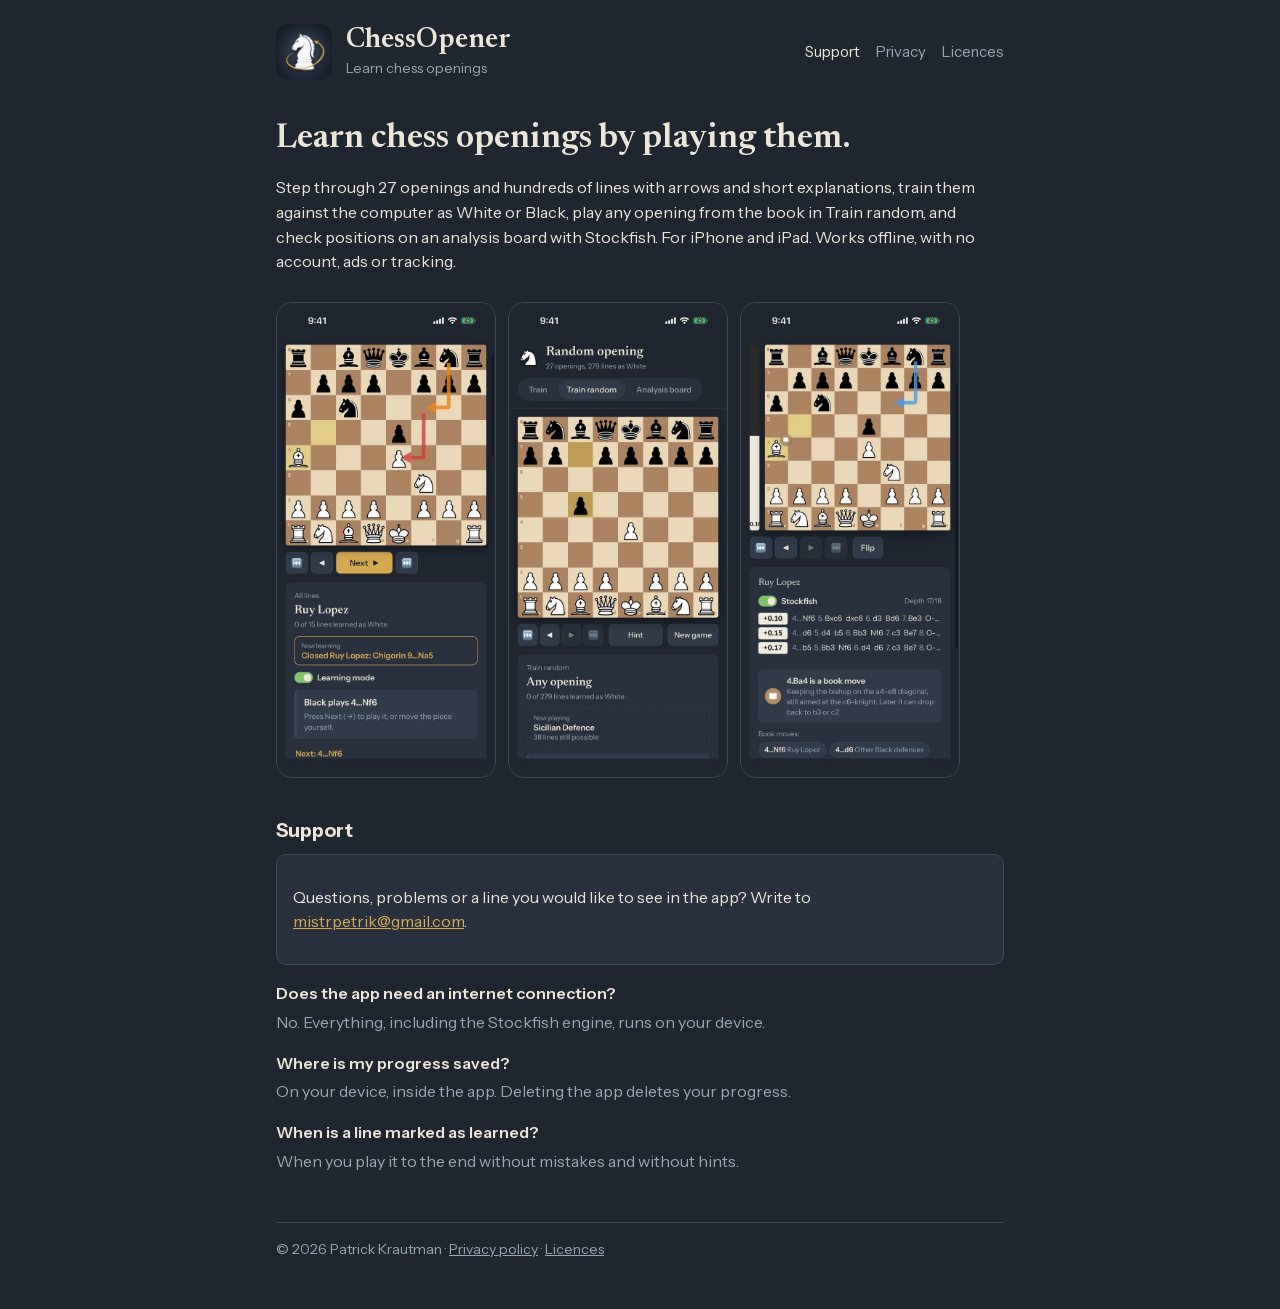
<file: index.html>
<!doctype html>
<html lang="en">
<head>
  <meta charset="utf-8">
  <meta name="viewport" content="width=device-width, initial-scale=1">
  <title>ChessOpener Support</title>
  <meta name="description" content="ChessOpener teaches chess openings by playing them. Support and contact.">
  <link rel="icon" href="images/icon.png">
  <link rel="stylesheet" href="fonts/fonts.css">
  <link rel="stylesheet" href="style.css">
</head>
<body>
  <div class="page">
    <header class="site-head">
      <img src="images/icon.png" alt="">
      <div>
        <a class="name" href="./">ChessOpener</a>
        <p class="tagline">Learn chess openings</p>
      </div>
      <nav aria-label="Pages">
        <a href="./" aria-current="page">Support</a>
        <a href="privacy.html">Privacy</a>
        <a href="licences.html">Licences</a>
      </nav>
    </header>

    <h1>Learn chess openings by playing them.</h1>
    <p>Step through 27 openings and hundreds of lines with arrows and short explanations, train them against
      the computer as White or Black, play any opening from the book in Train random, and check positions on
      an analysis board with Stockfish. For iPhone and iPad. Works offline, with no account, ads or tracking.</p>

    <div class="shots">
      <img src="images/1-learning.jpg" alt="Learning mode: arrows on the board and the explanation of the next move" width="600" height="1304">
      <img src="images/2-random.jpg" alt="Train random: playing any opening from the book" width="600" height="1304">
      <img src="images/3-analysis.jpg" alt="Analysis board with the Stockfish evaluation" width="600" height="1304">
    </div>

    <h2>Support</h2>
    <div class="box">
      <p>Questions, problems or a line you would like to see in the app? Write to
        <a href="mailto:mistrpetrik@gmail.com">mistrpetrik@gmail.com</a>.</p>
    </div>

    <dl class="faq">
      <dt>Does the app need an internet connection?</dt>
      <dd>No. Everything, including the Stockfish engine, runs on your device.</dd>
      <dt>Where is my progress saved?</dt>
      <dd>On your device, inside the app. Deleting the app deletes your progress.</dd>
      <dt>When is a line marked as learned?</dt>
      <dd>When you play it to the end without mistakes and without hints.</dd>
    </dl>

    <footer>
      © 2026 Patrick Krautman · <a href="privacy.html">Privacy policy</a> · <a href="licences.html">Licences</a>
    </footer>
  </div>
</body>
</html>
</file>
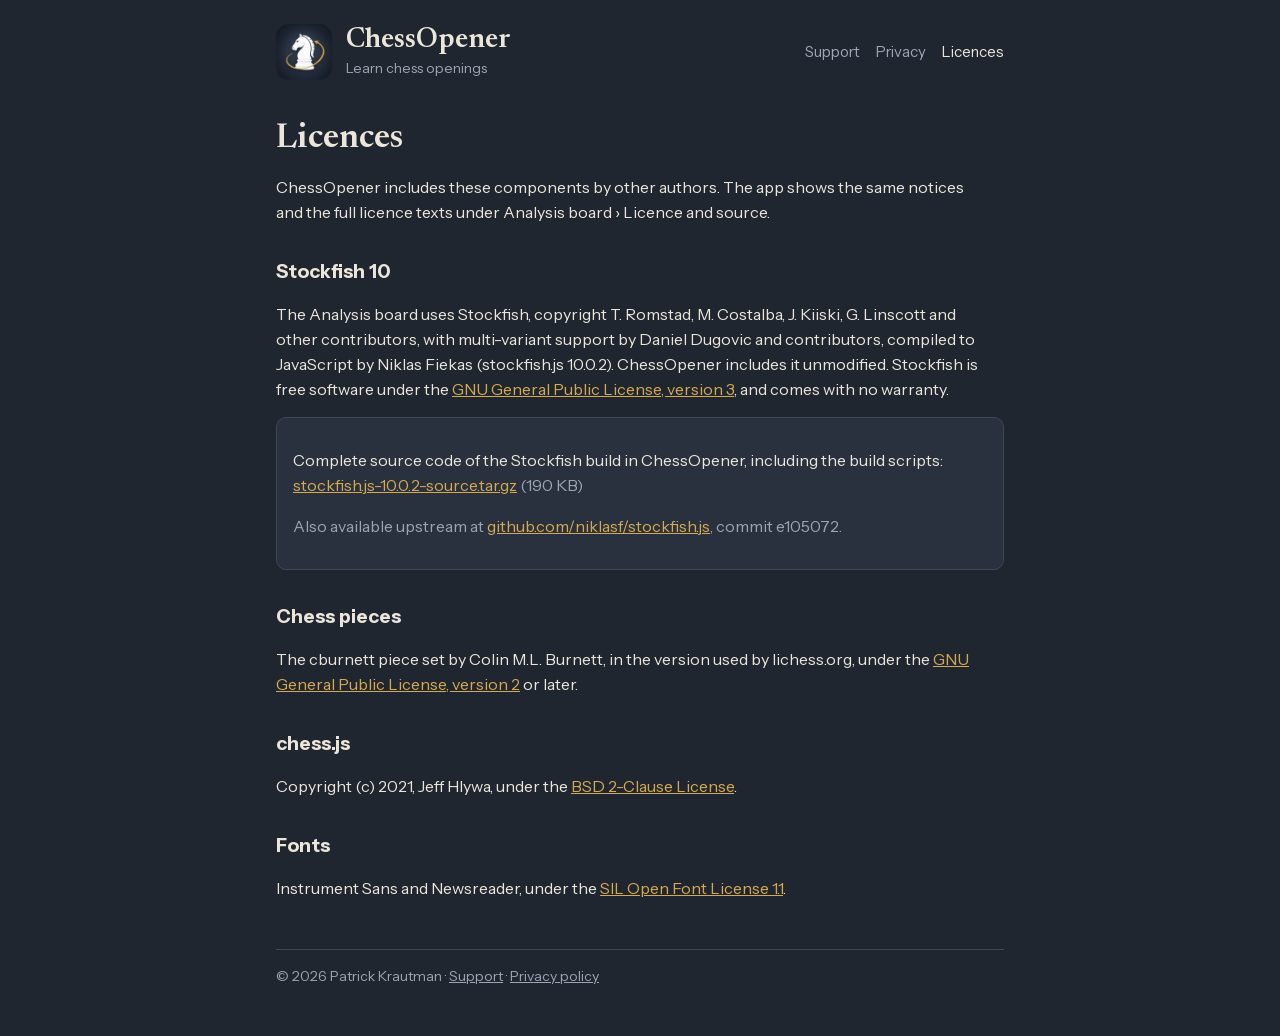
<file: licences.html>
<!doctype html>
<html lang="en">
<head>
  <meta charset="utf-8">
  <meta name="viewport" content="width=device-width, initial-scale=1">
  <title>ChessOpener Licences</title>
  <link rel="icon" href="images/icon.png">
  <link rel="stylesheet" href="fonts/fonts.css">
  <link rel="stylesheet" href="style.css">
</head>
<body>
  <div class="page">
    <header class="site-head">
      <img src="images/icon.png" alt="">
      <div>
        <a class="name" href="./">ChessOpener</a>
        <p class="tagline">Learn chess openings</p>
      </div>
      <nav aria-label="Pages">
        <a href="./">Support</a>
        <a href="privacy.html">Privacy</a>
        <a href="licences.html" aria-current="page">Licences</a>
      </nav>
    </header>

    <h1>Licences</h1>
    <p>ChessOpener includes these components by other authors. The app shows the same notices and the full
      licence texts under Analysis board &rsaquo; Licence and source.</p>

    <h2>Stockfish 10</h2>
    <p>The Analysis board uses Stockfish, copyright T. Romstad, M. Costalba, J. Kiiski, G. Linscott and other
      contributors, with multi-variant support by Daniel Dugovic and contributors, compiled to JavaScript by
      Niklas Fiekas (stockfish.js 10.0.2). ChessOpener includes it unmodified. Stockfish is free software under
      the <a href="https://www.gnu.org/licenses/gpl-3.0.html">GNU General Public License, version 3</a>, and
      comes with no warranty.</p>
    <div class="box">
      <p>Complete source code of the Stockfish build in ChessOpener, including the build scripts:<br>
        <a href="source/stockfish.js-10.0.2-source.tar.gz" download>stockfish.js-10.0.2-source.tar.gz</a>
        <span class="muted">(190 KB)</span></p>
      <p class="muted">Also available upstream at
        <a href="https://github.com/niklasf/stockfish.js/tree/e105072e84cf8ee5dd5219e2c5be29c3b8bf8a5a">github.com/niklasf/stockfish.js</a>,
        commit e105072.</p>
    </div>

    <h2>Chess pieces</h2>
    <p>The cburnett piece set by Colin M.L. Burnett, in the version used by lichess.org, under the
      <a href="https://www.gnu.org/licenses/old-licenses/gpl-2.0.html">GNU General Public License, version 2</a>
      or later.</p>

    <h2>chess.js</h2>
    <p>Copyright (c) 2021, Jeff Hlywa, under the
      <a href="https://github.com/jhlywa/chess.js/blob/master/LICENSE">BSD 2-Clause License</a>.</p>

    <h2>Fonts</h2>
    <p>Instrument Sans and Newsreader, under the
      <a href="https://openfontlicense.org">SIL Open Font License 1.1</a>.</p>

    <footer>
      © 2026 Patrick Krautman · <a href="./">Support</a> · <a href="privacy.html">Privacy policy</a>
    </footer>
  </div>
</body>
</html>
</file>
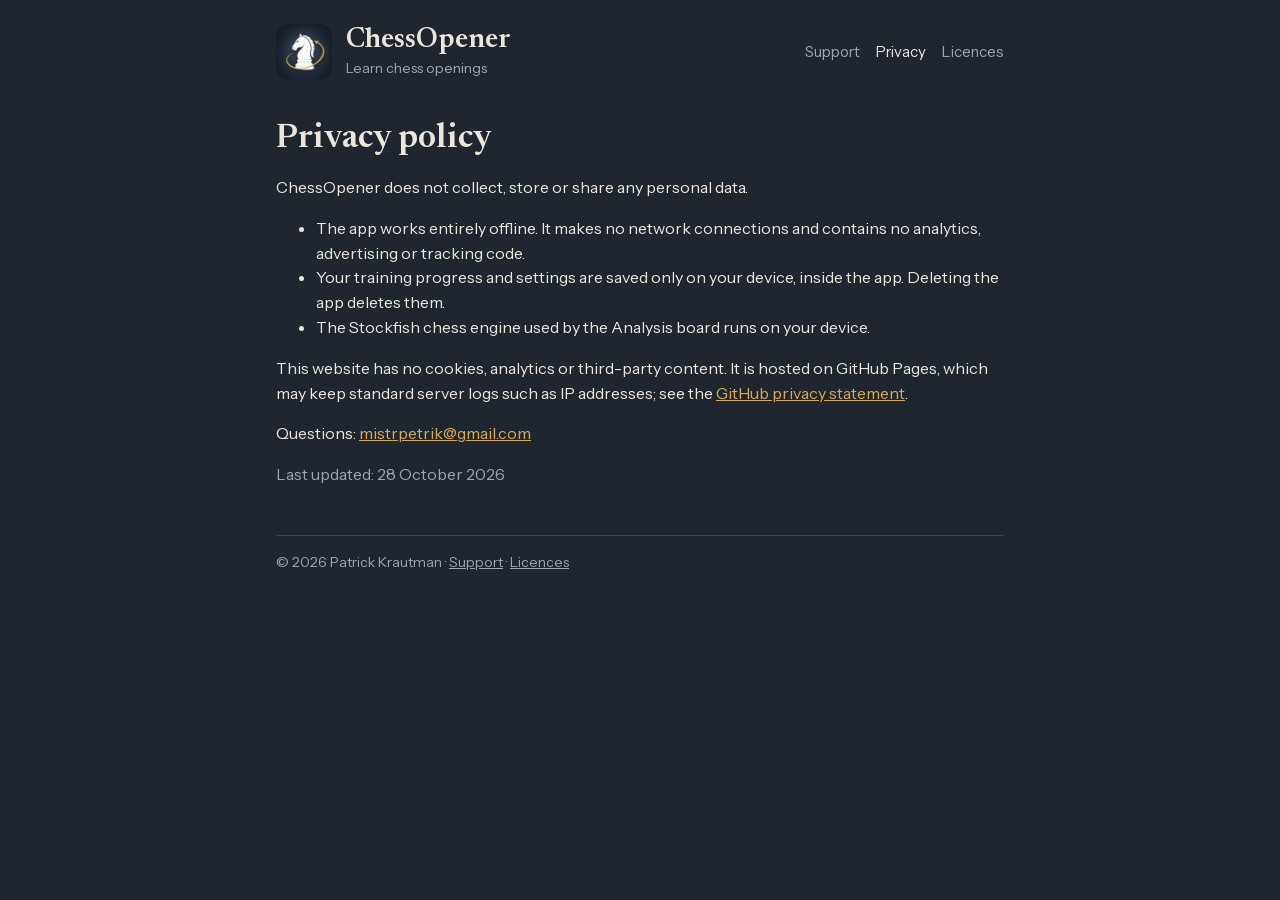
<file: privacy.html>
<!doctype html>
<html lang="en">
<head>
  <meta charset="utf-8">
  <meta name="viewport" content="width=device-width, initial-scale=1">
  <title>ChessOpener Privacy Policy</title>
  <link rel="icon" href="images/icon.png">
  <link rel="stylesheet" href="fonts/fonts.css">
  <link rel="stylesheet" href="style.css">
</head>
<body>
  <div class="page">
    <header class="site-head">
      <img src="images/icon.png" alt="">
      <div>
        <a class="name" href="./">ChessOpener</a>
        <p class="tagline">Learn chess openings</p>
      </div>
      <nav aria-label="Pages">
        <a href="./">Support</a>
        <a href="privacy.html" aria-current="page">Privacy</a>
        <a href="licences.html">Licences</a>
      </nav>
    </header>

    <h1>Privacy policy</h1>
    <p>ChessOpener does not collect, store or share any personal data.</p>
    <ul>
      <li>The app works entirely offline. It makes no network connections and contains no analytics,
        advertising or tracking code.</li>
      <li>Your training progress and settings are saved only on your device, inside the app. Deleting the app
        deletes them.</li>
      <li>The Stockfish chess engine used by the Analysis board runs on your device.</li>
    </ul>
    <p>This website has no cookies, analytics or third-party content. It is hosted on GitHub Pages, which may
      keep standard server logs such as IP addresses; see the
      <a href="https://docs.github.com/en/site-policy/privacy-policies/github-general-privacy-statement">GitHub
      privacy statement</a>.</p>
    <p>Questions: <a href="mailto:mistrpetrik@gmail.com">mistrpetrik@gmail.com</a></p>
    <p class="muted">Last updated: 28 October 2026</p>

    <footer>
      © 2026 Patrick Krautman · <a href="./">Support</a> · <a href="licences.html">Licences</a>
    </footer>
  </div>
</body>
</html>
</file>
<file: fonts/fonts.css>
/* Instrument Sans and Newsreader (SIL Open Font License 1.1, see OFL-*.txt),
   bundled so the app needs no network. Generated from the Google Fonts CSS. */

@font-face {
  font-family: 'Instrument Sans';
  font-style: normal;
  font-weight: 400;
  font-stretch: 100%;
  font-display: swap;
  src: url(InstrumentSans-normal-latin-ext.woff2) format('woff2');
  unicode-range: U+0100-02BA, U+02BD-02C5, U+02C7-02CC, U+02CE-02D7, U+02DD-02FF, U+0304, U+0308, U+0329, U+1D00-1DBF, U+1E00-1E9F, U+1EF2-1EFF, U+2020, U+20A0-20AB, U+20AD-20C4, U+2113, U+2C60-2C7F, U+A720-A7FF;
}

@font-face {
  font-family: 'Instrument Sans';
  font-style: normal;
  font-weight: 400;
  font-stretch: 100%;
  font-display: swap;
  src: url(InstrumentSans-normal-latin.woff2) format('woff2');
  unicode-range: U+0000-00FF, U+0131, U+0152-0153, U+02BB-02BC, U+02C6, U+02DA, U+02DC, U+0304, U+0308, U+0329, U+2000-206F, U+20AC, U+2122, U+2191, U+2193, U+2212, U+2215, U+FEFF, U+FFFD;
}

@font-face {
  font-family: 'Instrument Sans';
  font-style: normal;
  font-weight: 500;
  font-stretch: 100%;
  font-display: swap;
  src: url(InstrumentSans-normal-latin-ext.woff2) format('woff2');
  unicode-range: U+0100-02BA, U+02BD-02C5, U+02C7-02CC, U+02CE-02D7, U+02DD-02FF, U+0304, U+0308, U+0329, U+1D00-1DBF, U+1E00-1E9F, U+1EF2-1EFF, U+2020, U+20A0-20AB, U+20AD-20C4, U+2113, U+2C60-2C7F, U+A720-A7FF;
}

@font-face {
  font-family: 'Instrument Sans';
  font-style: normal;
  font-weight: 500;
  font-stretch: 100%;
  font-display: swap;
  src: url(InstrumentSans-normal-latin.woff2) format('woff2');
  unicode-range: U+0000-00FF, U+0131, U+0152-0153, U+02BB-02BC, U+02C6, U+02DA, U+02DC, U+0304, U+0308, U+0329, U+2000-206F, U+20AC, U+2122, U+2191, U+2193, U+2212, U+2215, U+FEFF, U+FFFD;
}

@font-face {
  font-family: 'Instrument Sans';
  font-style: normal;
  font-weight: 600;
  font-stretch: 100%;
  font-display: swap;
  src: url(InstrumentSans-normal-latin-ext.woff2) format('woff2');
  unicode-range: U+0100-02BA, U+02BD-02C5, U+02C7-02CC, U+02CE-02D7, U+02DD-02FF, U+0304, U+0308, U+0329, U+1D00-1DBF, U+1E00-1E9F, U+1EF2-1EFF, U+2020, U+20A0-20AB, U+20AD-20C4, U+2113, U+2C60-2C7F, U+A720-A7FF;
}

@font-face {
  font-family: 'Instrument Sans';
  font-style: normal;
  font-weight: 600;
  font-stretch: 100%;
  font-display: swap;
  src: url(InstrumentSans-normal-latin.woff2) format('woff2');
  unicode-range: U+0000-00FF, U+0131, U+0152-0153, U+02BB-02BC, U+02C6, U+02DA, U+02DC, U+0304, U+0308, U+0329, U+2000-206F, U+20AC, U+2122, U+2191, U+2193, U+2212, U+2215, U+FEFF, U+FFFD;
}

@font-face {
  font-family: 'Instrument Sans';
  font-style: normal;
  font-weight: 700;
  font-stretch: 100%;
  font-display: swap;
  src: url(InstrumentSans-normal-latin-ext.woff2) format('woff2');
  unicode-range: U+0100-02BA, U+02BD-02C5, U+02C7-02CC, U+02CE-02D7, U+02DD-02FF, U+0304, U+0308, U+0329, U+1D00-1DBF, U+1E00-1E9F, U+1EF2-1EFF, U+2020, U+20A0-20AB, U+20AD-20C4, U+2113, U+2C60-2C7F, U+A720-A7FF;
}

@font-face {
  font-family: 'Instrument Sans';
  font-style: normal;
  font-weight: 700;
  font-stretch: 100%;
  font-display: swap;
  src: url(InstrumentSans-normal-latin.woff2) format('woff2');
  unicode-range: U+0000-00FF, U+0131, U+0152-0153, U+02BB-02BC, U+02C6, U+02DA, U+02DC, U+0304, U+0308, U+0329, U+2000-206F, U+20AC, U+2122, U+2191, U+2193, U+2212, U+2215, U+FEFF, U+FFFD;
}

@font-face {
  font-family: 'Newsreader';
  font-style: italic;
  font-weight: 400;
  font-display: swap;
  src: url(Newsreader-italic-vietnamese.woff2) format('woff2');
  unicode-range: U+0102-0103, U+0110-0111, U+0128-0129, U+0168-0169, U+01A0-01A1, U+01AF-01B0, U+0300-0301, U+0303-0304, U+0308-0309, U+0323, U+0329, U+1EA0-1EF9, U+20AB;
}

@font-face {
  font-family: 'Newsreader';
  font-style: italic;
  font-weight: 400;
  font-display: swap;
  src: url(Newsreader-italic-latin-ext.woff2) format('woff2');
  unicode-range: U+0100-02BA, U+02BD-02C5, U+02C7-02CC, U+02CE-02D7, U+02DD-02FF, U+0304, U+0308, U+0329, U+1D00-1DBF, U+1E00-1E9F, U+1EF2-1EFF, U+2020, U+20A0-20AB, U+20AD-20C4, U+2113, U+2C60-2C7F, U+A720-A7FF;
}

@font-face {
  font-family: 'Newsreader';
  font-style: italic;
  font-weight: 400;
  font-display: swap;
  src: url(Newsreader-italic-latin.woff2) format('woff2');
  unicode-range: U+0000-00FF, U+0131, U+0152-0153, U+02BB-02BC, U+02C6, U+02DA, U+02DC, U+0304, U+0308, U+0329, U+2000-206F, U+20AC, U+2122, U+2191, U+2193, U+2212, U+2215, U+FEFF, U+FFFD;
}

@font-face {
  font-family: 'Newsreader';
  font-style: normal;
  font-weight: 400;
  font-display: swap;
  src: url(Newsreader-normal-vietnamese.woff2) format('woff2');
  unicode-range: U+0102-0103, U+0110-0111, U+0128-0129, U+0168-0169, U+01A0-01A1, U+01AF-01B0, U+0300-0301, U+0303-0304, U+0308-0309, U+0323, U+0329, U+1EA0-1EF9, U+20AB;
}

@font-face {
  font-family: 'Newsreader';
  font-style: normal;
  font-weight: 400;
  font-display: swap;
  src: url(Newsreader-normal-latin-ext.woff2) format('woff2');
  unicode-range: U+0100-02BA, U+02BD-02C5, U+02C7-02CC, U+02CE-02D7, U+02DD-02FF, U+0304, U+0308, U+0329, U+1D00-1DBF, U+1E00-1E9F, U+1EF2-1EFF, U+2020, U+20A0-20AB, U+20AD-20C4, U+2113, U+2C60-2C7F, U+A720-A7FF;
}

@font-face {
  font-family: 'Newsreader';
  font-style: normal;
  font-weight: 400;
  font-display: swap;
  src: url(Newsreader-normal-latin.woff2) format('woff2');
  unicode-range: U+0000-00FF, U+0131, U+0152-0153, U+02BB-02BC, U+02C6, U+02DA, U+02DC, U+0304, U+0308, U+0329, U+2000-206F, U+20AC, U+2122, U+2191, U+2193, U+2212, U+2215, U+FEFF, U+FFFD;
}

@font-face {
  font-family: 'Newsreader';
  font-style: normal;
  font-weight: 600;
  font-display: swap;
  src: url(Newsreader-normal-vietnamese.woff2) format('woff2');
  unicode-range: U+0102-0103, U+0110-0111, U+0128-0129, U+0168-0169, U+01A0-01A1, U+01AF-01B0, U+0300-0301, U+0303-0304, U+0308-0309, U+0323, U+0329, U+1EA0-1EF9, U+20AB;
}

@font-face {
  font-family: 'Newsreader';
  font-style: normal;
  font-weight: 600;
  font-display: swap;
  src: url(Newsreader-normal-latin-ext.woff2) format('woff2');
  unicode-range: U+0100-02BA, U+02BD-02C5, U+02C7-02CC, U+02CE-02D7, U+02DD-02FF, U+0304, U+0308, U+0329, U+1D00-1DBF, U+1E00-1E9F, U+1EF2-1EFF, U+2020, U+20A0-20AB, U+20AD-20C4, U+2113, U+2C60-2C7F, U+A720-A7FF;
}

@font-face {
  font-family: 'Newsreader';
  font-style: normal;
  font-weight: 600;
  font-display: swap;
  src: url(Newsreader-normal-latin.woff2) format('woff2');
  unicode-range: U+0000-00FF, U+0131, U+0152-0153, U+02BB-02BC, U+02C6, U+02DA, U+02DC, U+0304, U+0308, U+0329, U+2000-206F, U+20AC, U+2122, U+2191, U+2193, U+2212, U+2215, U+FEFF, U+FFFD;
}
</file>
<file: style.css>
/* ChessOpener website: support, privacy policy and licences. Colours and fonts match the app. */
:root {
  --bg: #1f2630;
  --panel: #28313d;
  --line: #3d4858;
  --text: #ece6da;
  --muted: #9ba5b3;
  --brass: #d6aa52;
  --ui: 'Instrument Sans', system-ui, -apple-system, 'Segoe UI', sans-serif;
  --serif: 'Newsreader', Georgia, 'Times New Roman', serif;
}

* { box-sizing: border-box; }
html { -webkit-text-size-adjust: 100%; }
body {
  margin: 0; background: var(--bg); color: var(--text);
  font: 16px/1.55 var(--ui);
}
a { color: var(--brass); }
.page { max-width: 760px; margin: 0 auto; padding: 24px 16px 48px; }

.site-head { display: flex; align-items: center; gap: 14px; flex-wrap: wrap; }
.site-head img { width: 56px; height: 56px; border-radius: 13px; }
.site-head .name { font-family: var(--serif); font-size: 28px; font-weight: 600; line-height: 1.1; color: var(--text); text-decoration: none; }
.site-head .tagline { margin: 2px 0 0; color: var(--muted); font-size: 14px; }
nav { margin-left: auto; display: flex; gap: 16px; font-size: 15px; }
nav a { color: var(--muted); text-decoration: none; }
nav a[aria-current="page"] { color: var(--text); }

h1 { font-family: var(--serif); font-weight: 600; font-size: 34px; line-height: 1.15; margin: 40px 0 12px; }
h2 { font-size: 19px; margin: 32px 0 8px; }
p, li { max-width: 65ch; }
.muted { color: var(--muted); }

.shots {
  display: flex; gap: 12px; margin: 28px 0 8px; overflow-x: auto;
  scroll-snap-type: x mandatory; padding-bottom: 6px;
}
.shots img {
  flex: 0 0 auto; width: min(220px, 62vw); height: auto; border-radius: 16px;
  border: 1px solid var(--line); scroll-snap-align: start;
}

.faq dt { font-weight: 600; margin-top: 16px; }
.faq dd { margin: 4px 0 0; color: var(--muted); max-width: 65ch; }

.box { background: var(--panel); border: 1px solid var(--line); border-radius: 10px; padding: 14px 16px; }

footer { margin-top: 48px; padding-top: 16px; border-top: 1px solid var(--line); color: var(--muted); font-size: 14px; }
footer a { color: var(--muted); }

@media (max-width: 560px) {
  nav { margin-left: 0; width: 100%; }
  h1 { font-size: 28px; }
}
</file>
